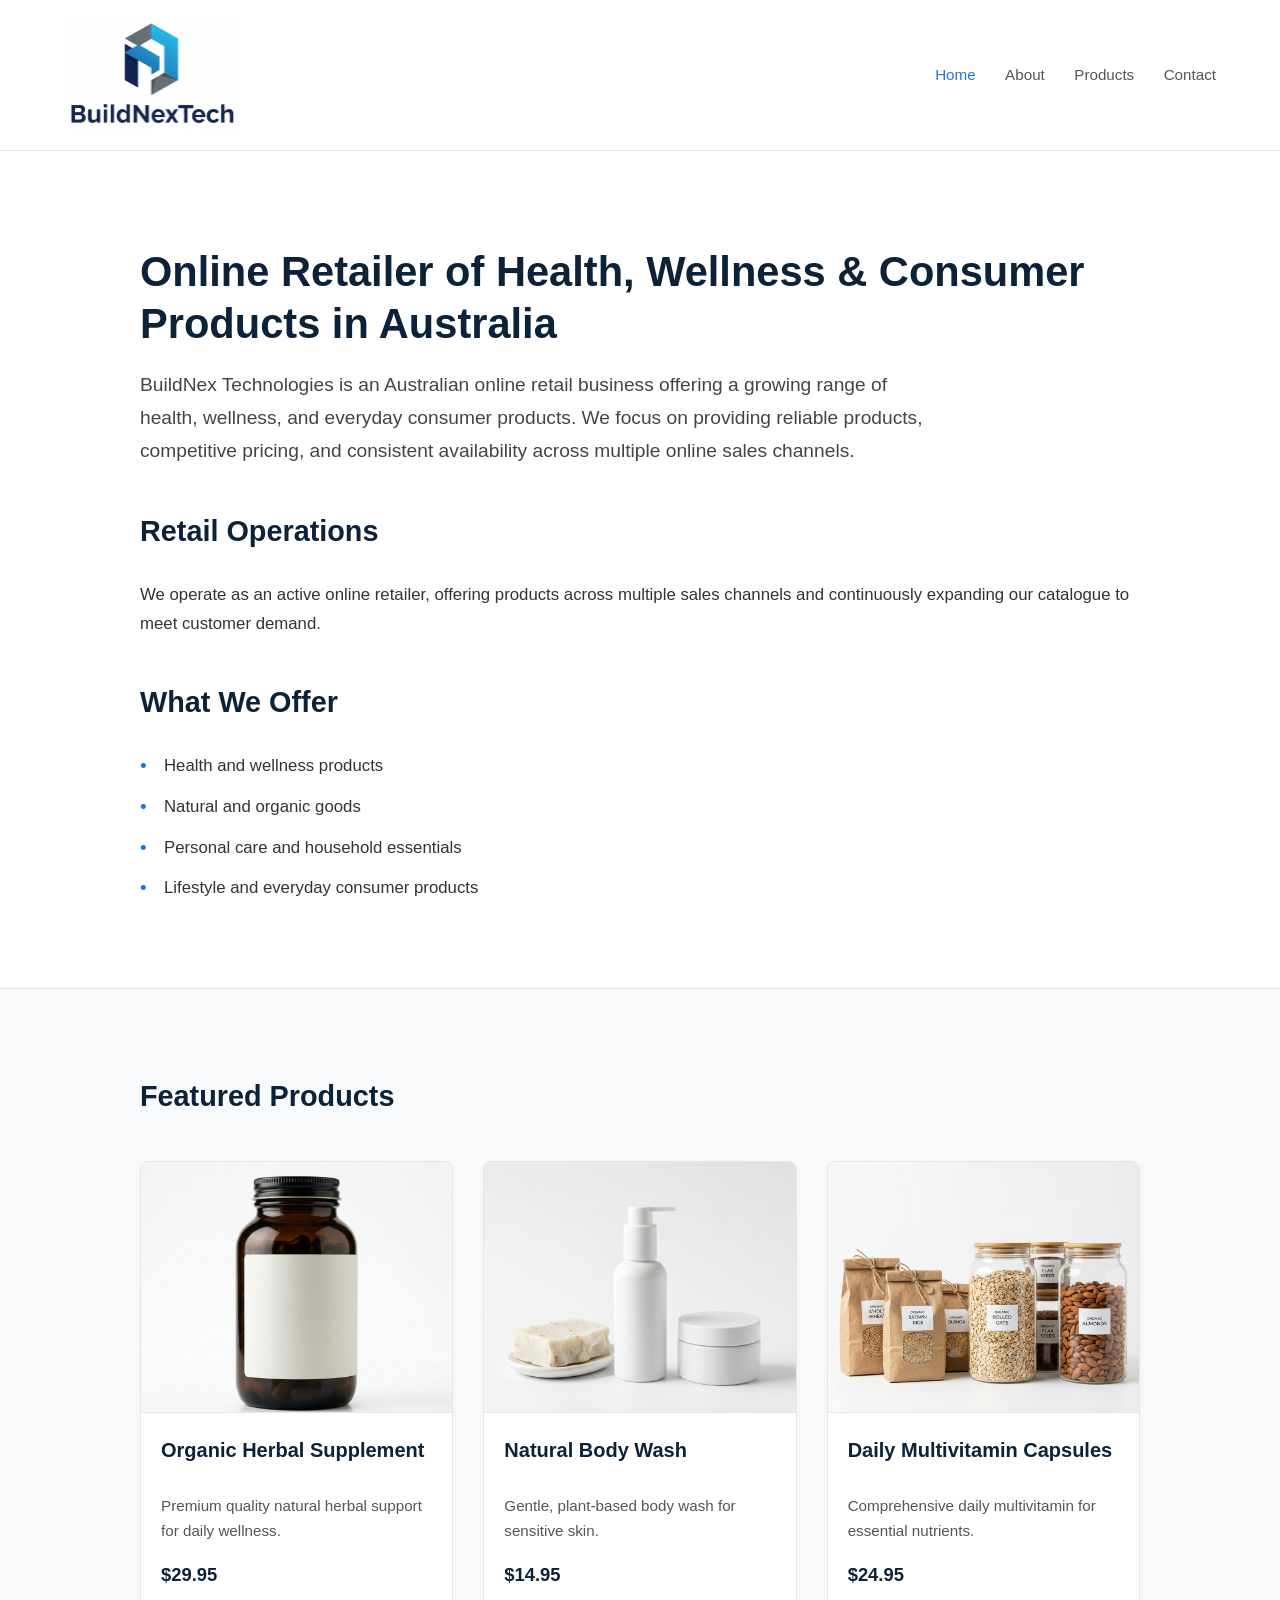
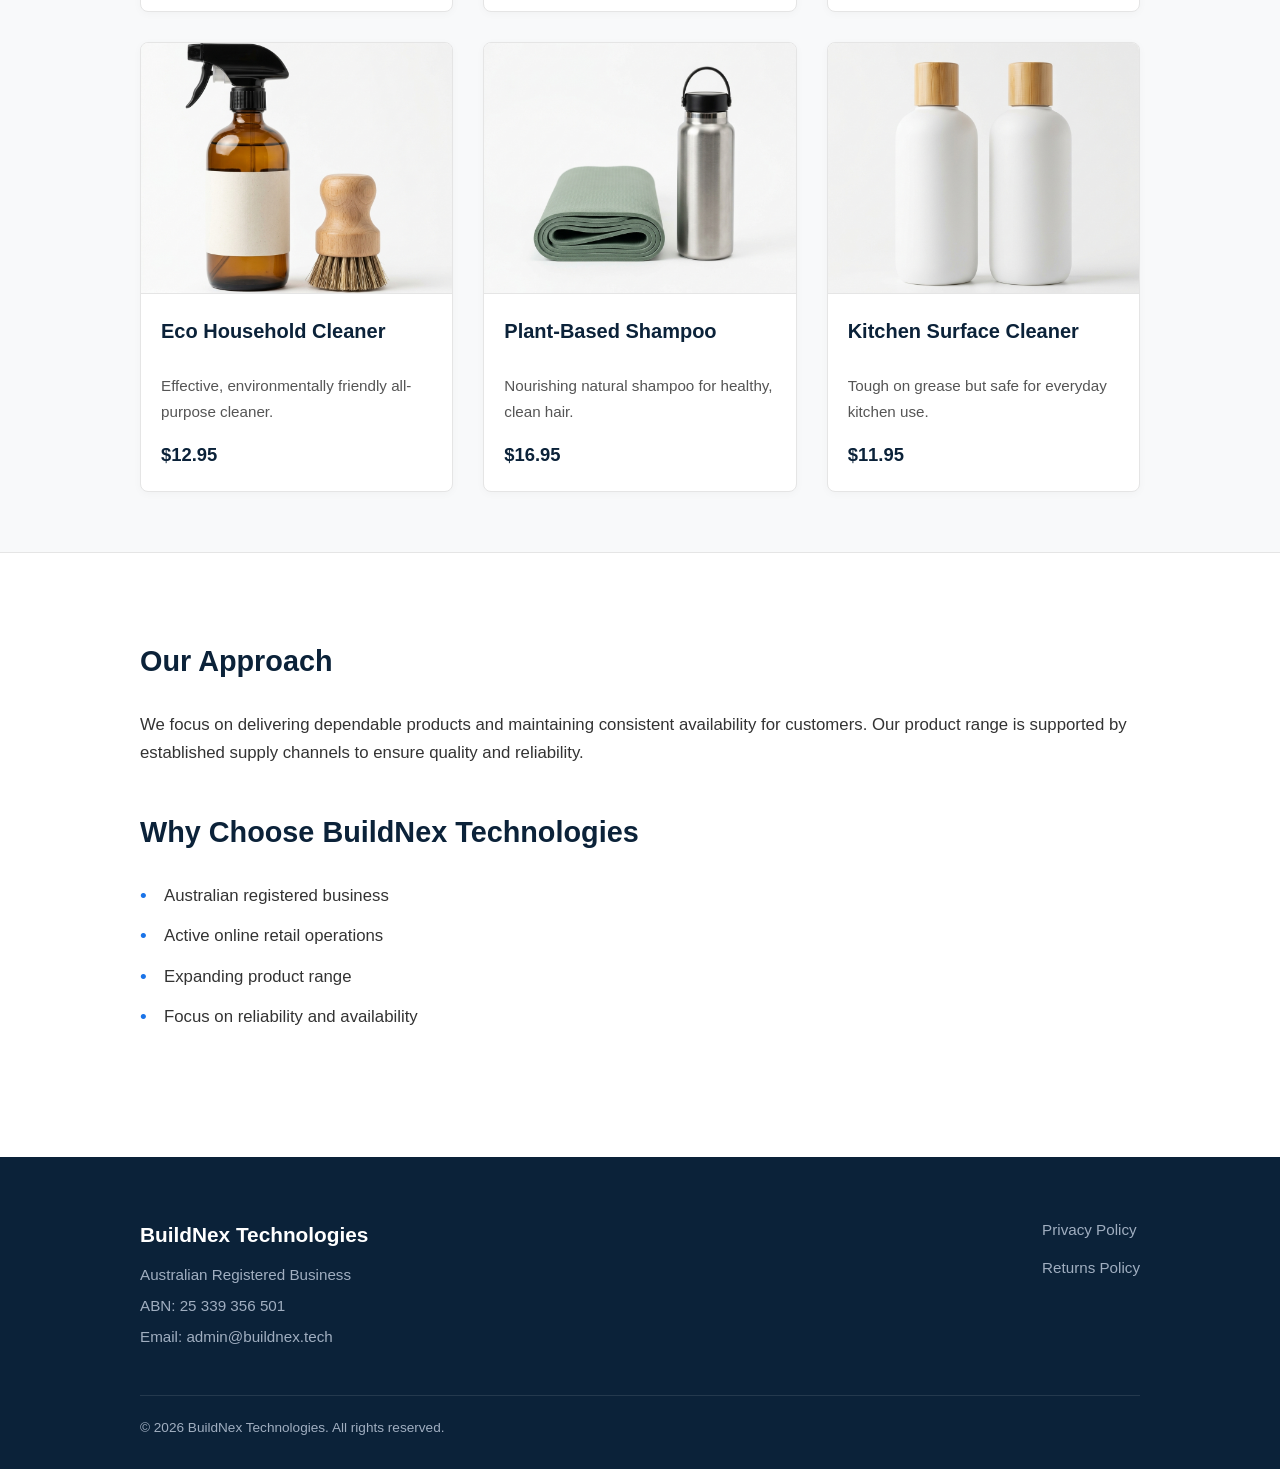
<file: index.html>
<!DOCTYPE html>
<html lang="en">

<head>
    <meta charset="UTF-8">
    <meta name="viewport" content="width=device-width, initial-scale=1.0">
    <meta name="description"
        content="BuildNex Technologies - Online Retailer of Health, Wellness & Consumer Products in Australia">
    <title>Home - BuildNex Technologies</title>
    <link rel="stylesheet" href="style.css?v=2">
    <link rel="icon" href="images/icon.png" type="image/png">
</head>

<body>
    <header>
        <a href="index.html" class="logo"><img src="images/BNT_LOGO_v2.png" alt="BuildNex Technologies"></a>
        <nav>
            <a href="index.html" class="active">Home</a>
            <a href="about.html">About</a>
            <a href="products.html">Products</a>
            <a href="contact.html">Contact</a>
        </nav>
    </header>

    <main>
        <section class="section">
            <div class="section-inner">
                <h1>Online Retailer of Health, Wellness & Consumer Products in Australia</h1>
                <p class="intro-text">
                    BuildNex Technologies is an Australian online retail business offering a growing range of health,
                    wellness, and everyday consumer products. We focus on providing reliable products, competitive
                    pricing, and consistent availability across multiple online sales channels.
                </p>

                <h2>Retail Operations</h2>
                <p>
                    We operate as an active online retailer, offering products across multiple sales channels and
                    continuously expanding our catalogue to meet customer demand.
                </p>

                <h2 style="margin-top: 40px;">What We Offer</h2>
                <ul class="bullet-list">
                    <li>Health and wellness products</li>
                    <li>Natural and organic goods</li>
                    <li>Personal care and household essentials</li>
                    <li>Lifestyle and everyday consumer products</li>
                </ul>
            </div>
        </section>

        <section class="section section-alt">
            <div class="section-inner">
                <h2>Featured Products</h2>
                <div class="product-grid">
                    <div class="product-card">
                        <img src="images/supplements.png" alt="Organic Herbal Supplement" class="product-image">
                        <div class="product-info">
                            <h3 class="product-title">Organic Herbal Supplement</h3>
                            <p class="product-desc">Premium quality natural herbal support for daily wellness.</p>
                            <span class="product-price">$29.95</span>
                        </div>
                    </div>
                    <div class="product-card">
                        <img src="images/personal_care.png" alt="Natural Body Wash" class="product-image">
                        <div class="product-info">
                            <h3 class="product-title">Natural Body Wash</h3>
                            <p class="product-desc">Gentle, plant-based body wash for sensitive skin.</p>
                            <span class="product-price">$14.95</span>
                        </div>
                    </div>
                    <div class="product-card">
                        <img src="images/organic_food.png" alt="Daily Multivitamin Capsules" class="product-image">
                        <div class="product-info">
                            <h3 class="product-title">Daily Multivitamin Capsules</h3>
                            <p class="product-desc">Comprehensive daily multivitamin for essential nutrients.</p>
                            <span class="product-price">$24.95</span>
                        </div>
                    </div>
                    <div class="product-card">
                        <img src="images/household.png" alt="Eco Household Cleaner" class="product-image">
                        <div class="product-info">
                            <h3 class="product-title">Eco Household Cleaner</h3>
                            <p class="product-desc">Effective, environmentally friendly all-purpose cleaner.</p>
                            <span class="product-price">$12.95</span>
                        </div>
                    </div>
                    <div class="product-card">
                        <img src="images/wellness.png" alt="Plant-Based Shampoo" class="product-image">
                        <div class="product-info">
                            <h3 class="product-title">Plant-Based Shampoo</h3>
                            <p class="product-desc">Nourishing natural shampoo for healthy, clean hair.</p>
                            <span class="product-price">$16.95</span>
                        </div>
                    </div>
                    <div class="product-card">
                        <img src="images/everyday.png" alt="Kitchen Surface Cleaner" class="product-image">
                        <div class="product-info">
                            <h3 class="product-title">Kitchen Surface Cleaner</h3>
                            <p class="product-desc">Tough on grease but safe for everyday kitchen use.</p>
                            <span class="product-price">$11.95</span>
                        </div>
                    </div>
                </div>
            </div>
        </section>

        <section class="section">
            <div class="section-inner">
                <h2>Our Approach</h2>
                <p>
                    We focus on delivering dependable products and maintaining consistent availability for customers.
                    Our product range is supported by established supply channels to ensure quality and reliability.
                </p>

                <h2 style="margin-top: 40px;">Why Choose BuildNex Technologies</h2>
                <ul class="bullet-list">
                    <li>Australian registered business</li>
                    <li>Active online retail operations</li>
                    <li>Expanding product range</li>
                    <li>Focus on reliability and availability</li>
                </ul>
            </div>
        </section>
    </main>

    <footer>
        <div class="footer-inner">
            <div class="footer-brand">
                <h3>BuildNex Technologies</h3>
                <p>Australian Registered Business</p>
                <p>ABN: 25 339 356 501</p>
                <p>Email: admin@buildnex.tech</p>
            </div>
            <div class="footer-links">
                <a href="privacy-policy.html">Privacy Policy</a>
                <a href="returns-policy.html">Returns Policy</a>
            </div>
        </div>
        <div class="footer-bottom">
            &copy; 2026 BuildNex Technologies. All rights reserved.
        </div>
    </footer>
</body>

</html>
</file>
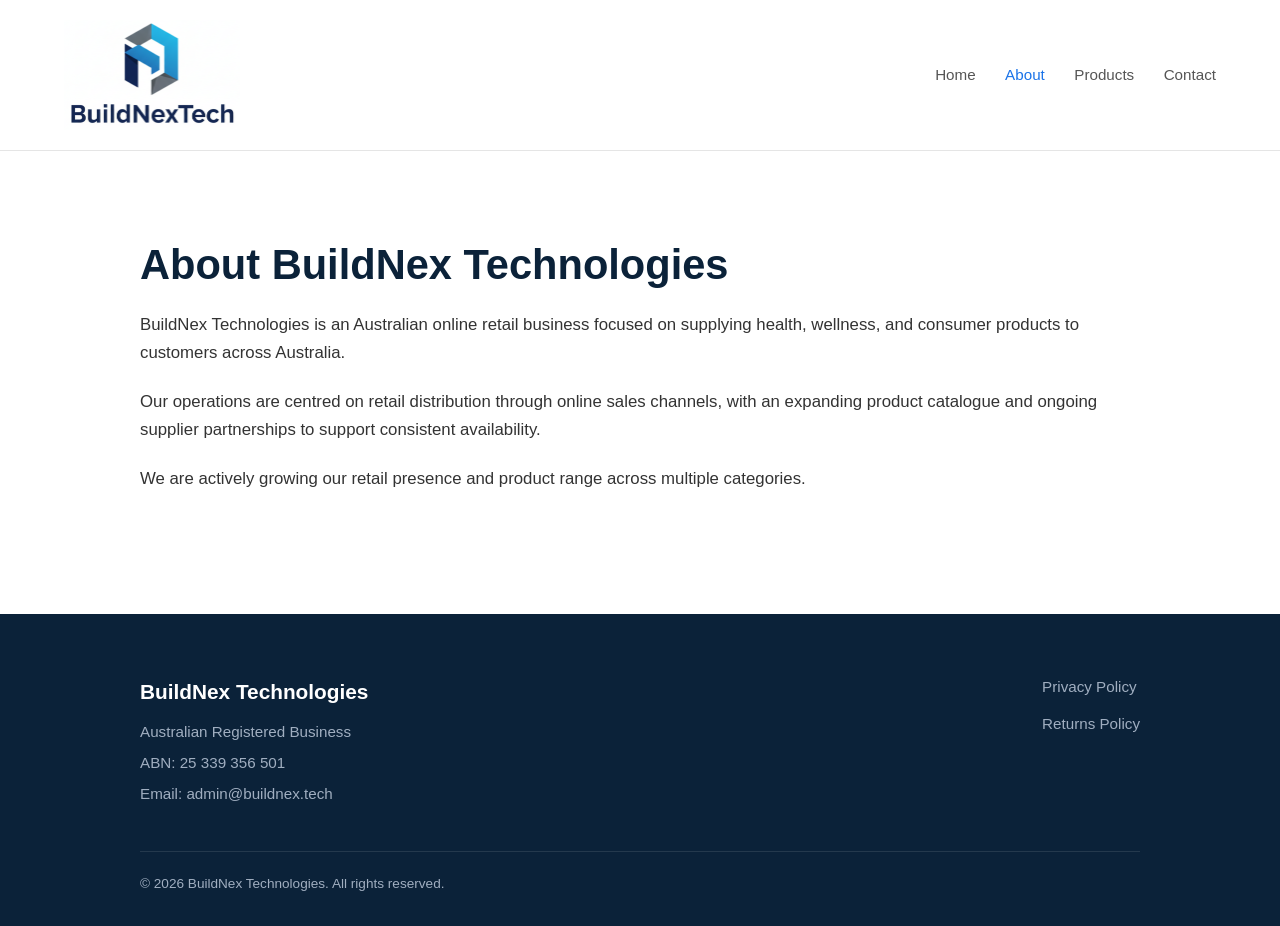
<file: about.html>
<!DOCTYPE html>
<html lang="en">
<head>
    <meta charset="UTF-8">
    <meta name="viewport" content="width=device-width, initial-scale=1.0">
    <meta name="description" content="About BuildNex Technologies - Minimalist Retail Business">
    <title>About - BuildNex Technologies</title>
    <link rel="stylesheet" href="style.css?v=2">
    <link rel="icon" href="images/icon.png" type="image/png">
</head>
<body>
    <header>
        <a href="index.html" class="logo"><img src="images/BNT_LOGO_v2.png" alt="BuildNex Technologies"></a>
        <nav>
            <a href="index.html">Home</a>
            <a href="about.html" class="active">About</a>
            <a href="products.html">Products</a>
            <a href="contact.html">Contact</a>
        </nav>
    </header>

    <main class="container">
        <h1>About BuildNex Technologies</h1>
        <p>
            BuildNex Technologies is an Australian online retail business focused on supplying health, wellness, and consumer products to customers across Australia.
        </p>
        <p>
            Our operations are centred on retail distribution through online sales channels, with an expanding product catalogue and ongoing supplier partnerships to support consistent availability.
        </p>
        <p>
            We are actively growing our retail presence and product range across multiple categories.
        </p>
    </main>

    <footer>
        <div class="footer-inner">
            <div class="footer-brand">
                <h3>BuildNex Technologies</h3>
                <p>Australian Registered Business</p>
                <p>ABN: 25 339 356 501</p>
                <p>Email: admin@buildnex.tech</p>
            </div>
            <div class="footer-links">
                <a href="privacy-policy.html">Privacy Policy</a>
                <a href="returns-policy.html">Returns Policy</a>
            </div>
        </div>
        <div class="footer-bottom">
            &copy; 2026 BuildNex Technologies. All rights reserved.
        </div>
    </footer>
</body>
</html>
</file>
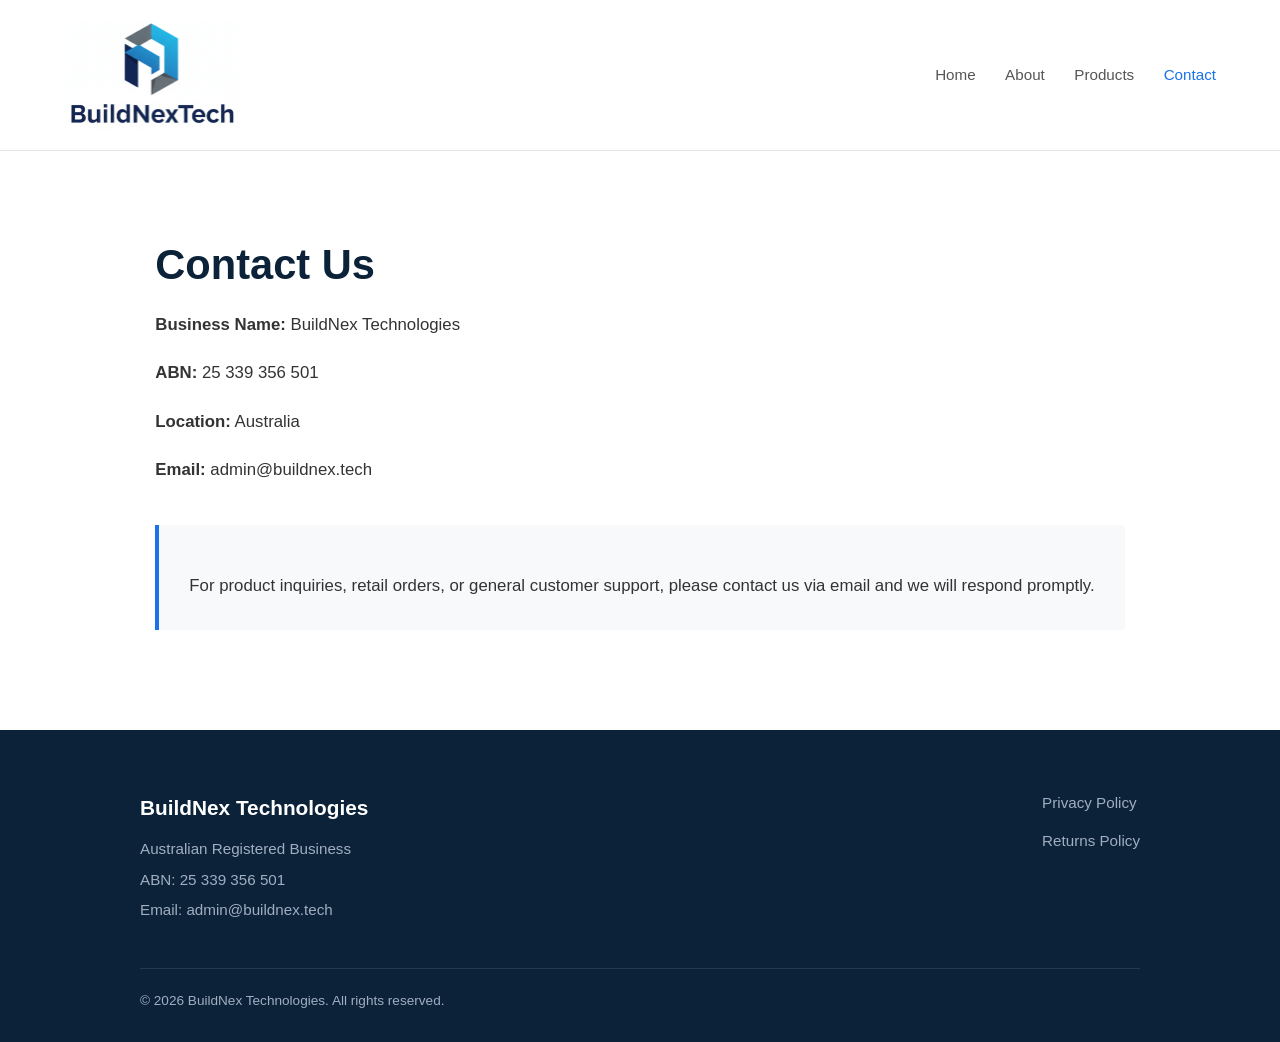
<file: contact.html>
<!DOCTYPE html>
<html lang="en">

<head>
    <meta charset="UTF-8">
    <meta name="viewport" content="width=device-width, initial-scale=1.0">
    <meta name="description" content="Contact BuildNex Technologies">
    <title>Contact Us - BuildNex Technologies</title>
    <link rel="stylesheet" href="style.css?v=2">
    <link rel="icon" href="images/icon.png" type="image/png">
</head>

<body>
    <header>
        <a href="index.html" class="logo"><img src="images/BNT_LOGO_v2.png" alt="BuildNex Technologies"></a>
        <nav>
            <a href="index.html">Home</a>
            <a href="about.html">About</a>
            <a href="products.html">Products</a>
            <a href="contact.html" class="active">Contact</a>
        </nav>
    </header>

    <main class="container">
        <h1>Contact Us</h1>

        <p><strong>Business Name:</strong> BuildNex Technologies</p>
        <p><strong>ABN:</strong> 25 339 356 501</p>
        <p><strong>Location:</strong> Australia</p>
        <p><strong>Email:</strong> admin@buildnex.tech</p>

        <div class="contact-box">
            <p style="margin-bottom: 0;">
                For product inquiries, retail orders, or general customer support, please contact us via email and we
                will respond promptly.
            </p>
        </div>
    </main>

    <footer>
        <div class="footer-inner">
            <div class="footer-brand">
                <h3>BuildNex Technologies</h3>
                <p>Australian Registered Business</p>
                <p>ABN: 25 339 356 501</p>
                <p>Email: admin@buildnex.tech</p>
            </div>
            <div class="footer-links">
                <a href="privacy-policy.html">Privacy Policy</a>
                <a href="returns-policy.html">Returns Policy</a>
            </div>
        </div>
        <div class="footer-bottom">
            &copy; 2026 BuildNex Technologies. All rights reserved.
        </div>
    </footer>
</body>

</html>
</file>
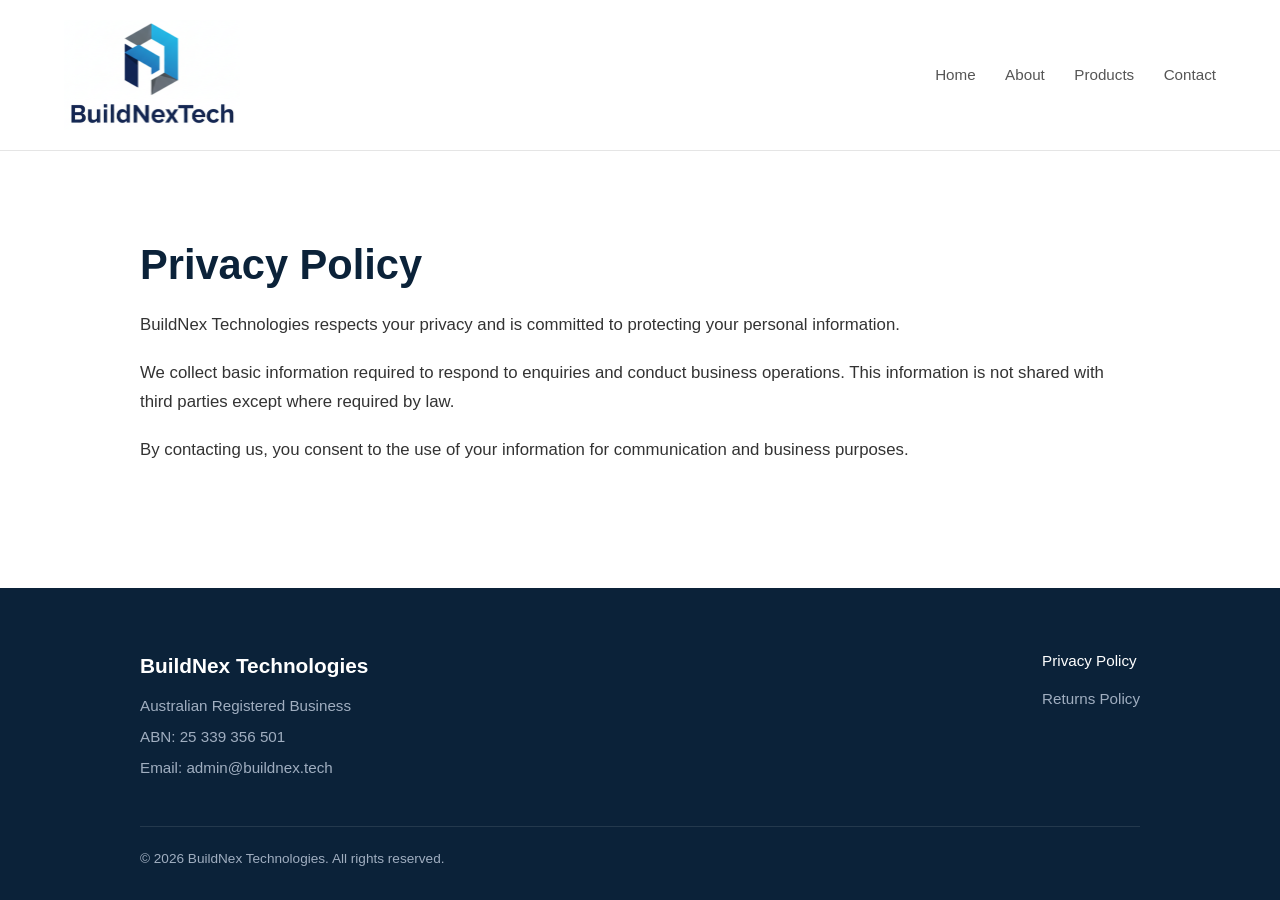
<file: privacy-policy.html>
<!DOCTYPE html>
<html lang="en">

<head>
    <meta charset="UTF-8">
    <meta name="viewport" content="width=device-width, initial-scale=1.0">
    <meta name="description" content="Privacy Policy - BuildNex Technologies">
    <title>Privacy Policy - BuildNex Technologies</title>
    <link rel="stylesheet" href="style.css?v=2">
    <link rel="icon" href="images/icon.png" type="image/png">
</head>

<body>
    <header>
        <a href="index.html" class="logo"><img src="images/BNT_LOGO_v2.png" alt="BuildNex Technologies"></a>
        <nav>
            <a href="index.html">Home</a>
            <a href="about.html">About</a>
            <a href="products.html">Products</a>
            <a href="contact.html">Contact</a>
        </nav>
    </header>

    <main class="container">
        <h1>Privacy Policy</h1>
        <p>
            BuildNex Technologies respects your privacy and is committed to protecting your personal information.
        </p>
        <p>
            We collect basic information required to respond to enquiries and conduct business operations. This
            information is not shared with third parties except where required by law.
        </p>
        <p>
            By contacting us, you consent to the use of your information for communication and business purposes.
        </p>
    </main>

    <footer>
        <div class="footer-inner">
            <div class="footer-brand">
                <h3>BuildNex Technologies</h3>
                <p>Australian Registered Business</p>
                <p>ABN: 25 339 356 501</p>
                <p>Email: admin@buildnex.tech</p>
            </div>
            <div class="footer-links">
                <a href="privacy-policy.html" style="color: #fff;">Privacy Policy</a>
                <a href="returns-policy.html">Returns Policy</a>
            </div>
        </div>
        <div class="footer-bottom">
            &copy; 2026 BuildNex Technologies. All rights reserved.
        </div>
    </footer>
</body>

</html>
</file>
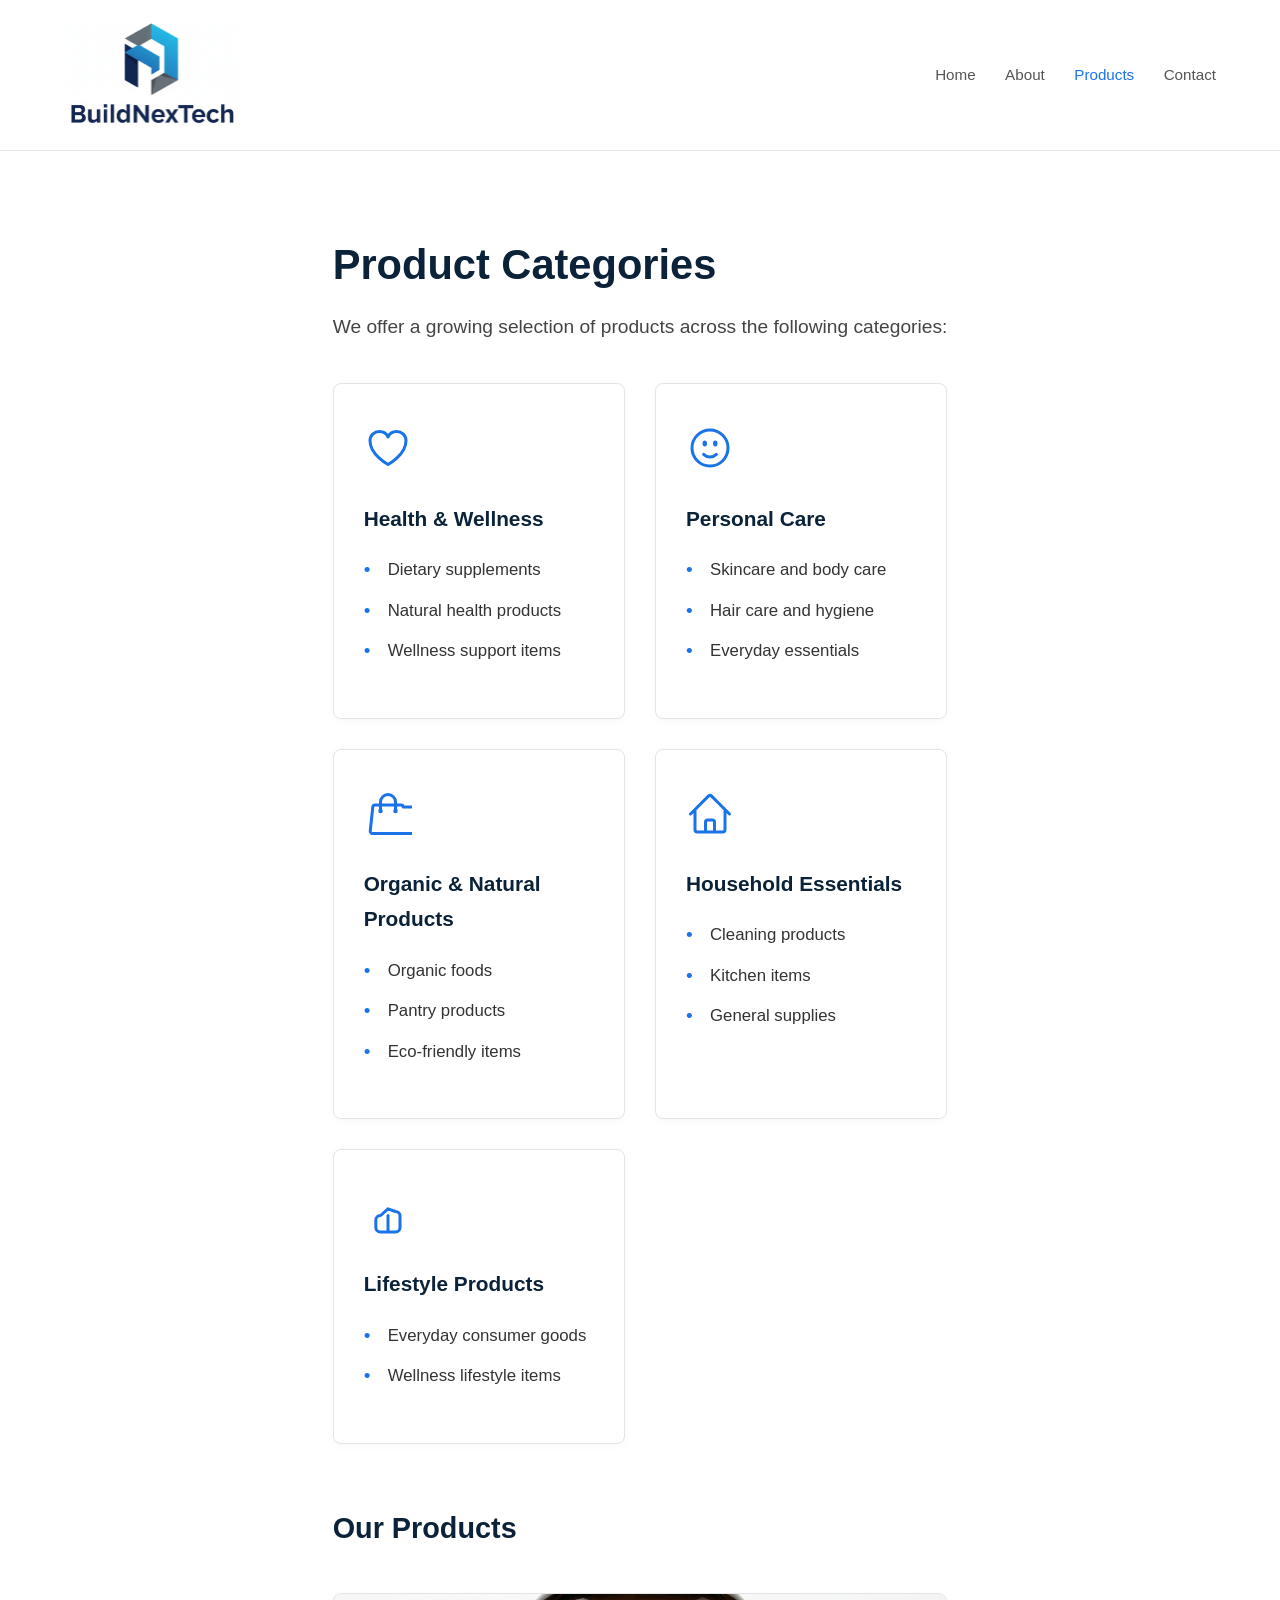
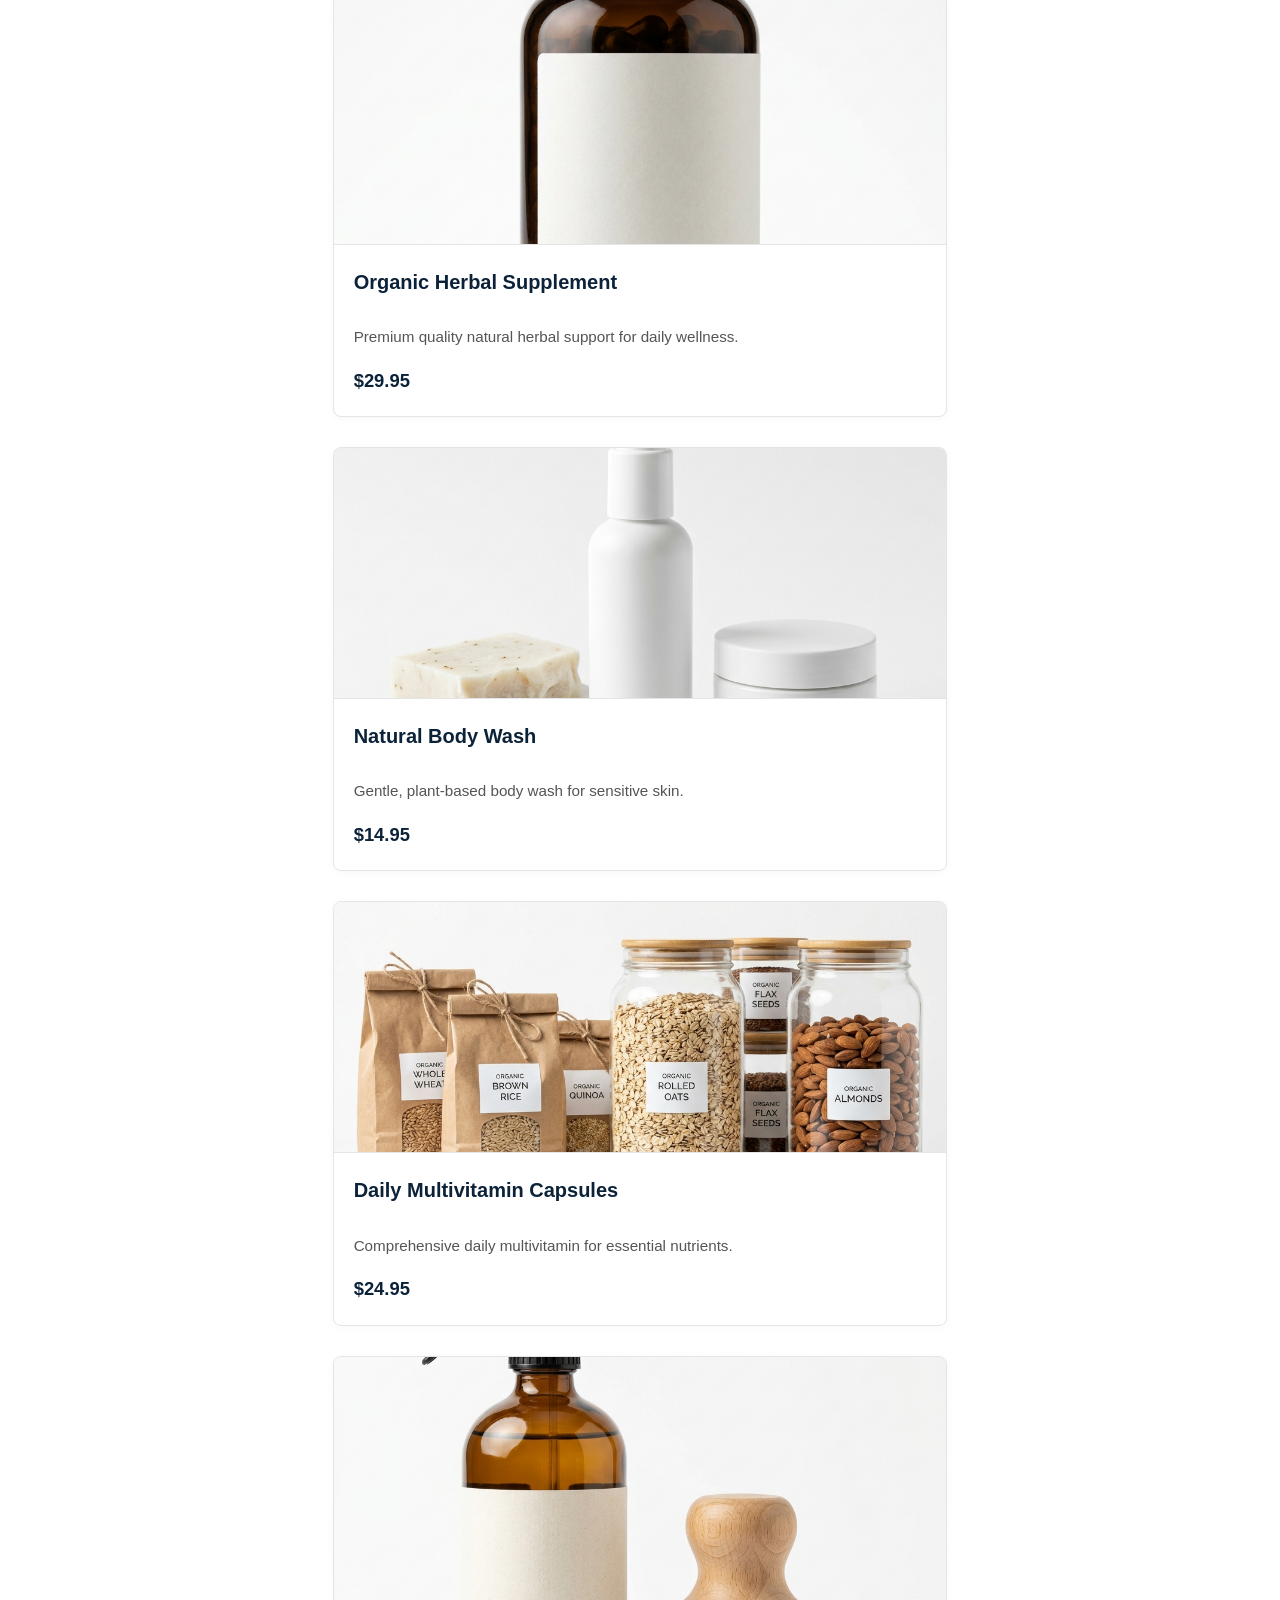
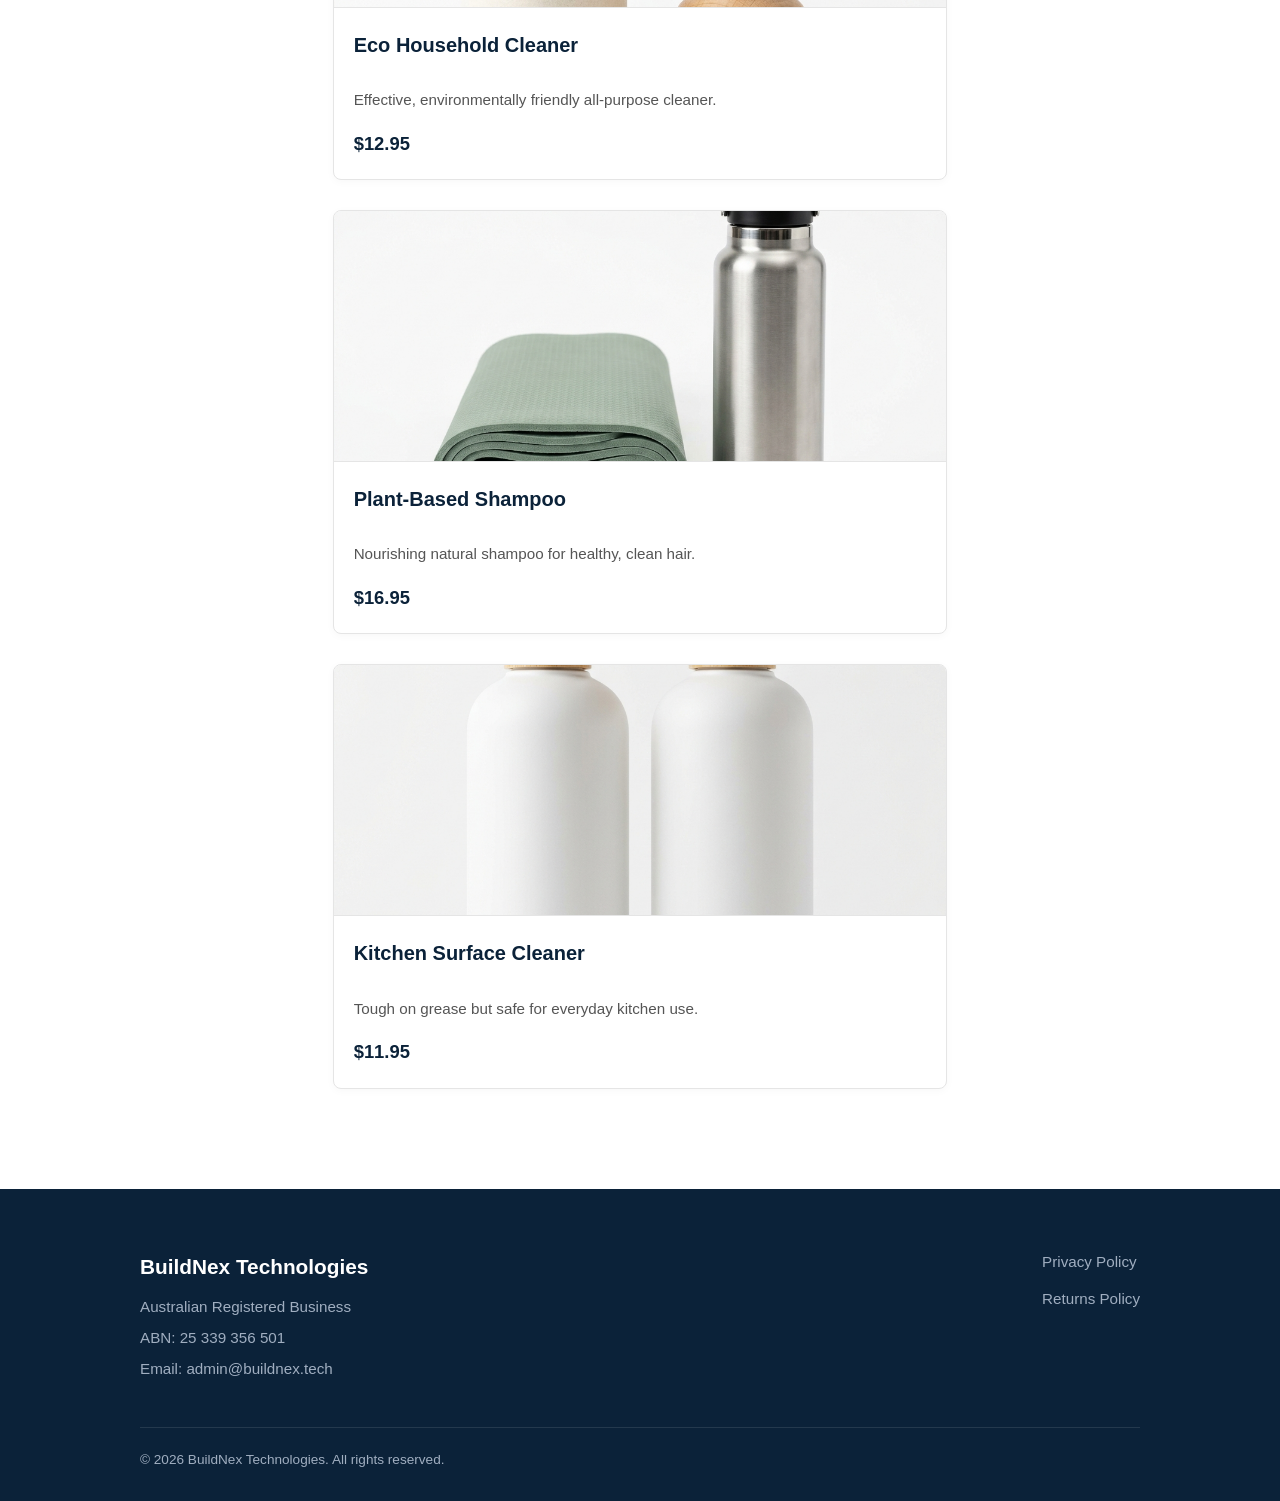
<file: products.html>
<!DOCTYPE html>
<html lang="en">

<head>
    <meta charset="UTF-8">
    <meta name="viewport" content="width=device-width, initial-scale=1.0">
    <meta name="description" content="Product Categories - BuildNex Technologies">
    <title>Products - BuildNex Technologies</title>
    <link rel="stylesheet" href="style.css?v=2">
    <link rel="icon" href="images/icon.png" type="image/png">
</head>

<body>
    <header>
        <a href="index.html" class="logo"><img src="images/BNT_LOGO_v2.png" alt="BuildNex Technologies"></a>
        <nav>
            <a href="index.html">Home</a>
            <a href="about.html">About</a>
            <a href="products.html" class="active">Products</a>
            <a href="contact.html">Contact</a>
        </nav>
    </header>

    <main class="container">
        <h1>Product Categories</h1>
        <p class="intro-text">
            We offer a growing selection of products across the following categories:
        </p>

        <div class="category-grid">
            <div class="category-card">
                <svg class="category-icon" fill="none" stroke="currentColor" stroke-width="1.5" viewBox="0 0 24 24">
                    <path stroke-linecap="round" stroke-linejoin="round"
                        d="M21 8.25c0-2.485-2.099-4.5-4.688-4.5-1.935 0-3.597 1.126-4.312 2.733-.715-1.607-2.377-2.733-4.313-2.733C5.1 3.75 3 5.765 3 8.25c0 7.22 9 12 9 12s9-4.78 9-12z" />
                </svg>
                <h3>Health & Wellness</h3>
                <ul class="bullet-list">
                    <li>Dietary supplements</li>
                    <li>Natural health products</li>
                    <li>Wellness support items</li>
                </ul>
            </div>

            <div class="category-card">
                <svg class="category-icon" fill="none" stroke="currentColor" stroke-width="1.5" viewBox="0 0 24 24">
                    <path stroke-linecap="round" stroke-linejoin="round"
                        d="M15.182 15.182a4.5 4.5 0 01-6.364 0M21 12a9 9 0 11-18 0 9 9 0 0118 0zM9.75 9.75c0 .414-.168.75-.375.75S9 10.164 9 9.75 9.168 9 9.375 9s.375.336.375.75zm-.375 0h.008v.015h-.008V9.75zm5.625 0c0 .414-.168.75-.375.75s-.375-.336-.375-.75.168-.75.375-.75.375.336.375.75zm-.375 0h.008v.015h-.008V9.75z" />
                </svg>
                <h3>Personal Care</h3>
                <ul class="bullet-list">
                    <li>Skincare and body care</li>
                    <li>Hair care and hygiene</li>
                    <li>Everyday essentials</li>
                </ul>
            </div>

            <div class="category-card">
                <svg class="category-icon" fill="none" stroke="currentColor" stroke-width="1.5" viewBox="0 0 24 24">
                    <path stroke-linecap="round" stroke-linejoin="round"
                        d="M8.25 10.5V6a3.75 3.75 0 117.5 0v4.5m11.356-1.993l1.263 12c.07.665-.45 1.243-1.119 1.243H4.25a1.125 1.125 0 01-1.12-1.243l1.264-12A1.125 1.125 0 015.513 7.5h12.974c.576 0 1.059.435 1.119 1.007zM8.625 10.5a.375.375 0 11-.75 0 .375.375 0 01.75 0zm7.5 0a.375.375 0 11-.75 0 .375.375 0 01.75 0z" />
                </svg>
                <h3>Organic & Natural Products</h3>
                <ul class="bullet-list">
                    <li>Organic foods</li>
                    <li>Pantry products</li>
                    <li>Eco-friendly items</li>
                </ul>
            </div>

            <div class="category-card">
                <svg class="category-icon" fill="none" stroke="currentColor" stroke-width="1.5" viewBox="0 0 24 24">
                    <path stroke-linecap="round" stroke-linejoin="round"
                        d="M2.25 12l8.954-8.955c.44-.439 1.152-.439 1.591 0L21.75 12M4.5 9.75v10.125c0 .621.504 1.125 1.125 1.125H9.75v-4.875c0-.621.504-1.125 1.125-1.125h2.25c.621 0 1.125.504 1.125 1.125V21h4.125c.621 0 1.125-.504 1.125-1.125V9.75M8.25 21h8.25" />
                </svg>
                <h3>Household Essentials</h3>
                <ul class="bullet-list">
                    <li>Cleaning products</li>
                    <li>Kitchen items</li>
                    <li>General supplies</li>
                </ul>
            </div>

            <div class="category-card">
                <svg class="category-icon" fill="none" stroke="currentColor" stroke-width="1.5" viewBox="0 0 24 24">
                    <path stroke-linecap="round" stroke-linejoin="round"
                        d="M12 21v-8.25M15.75 21h-7.586a2.25 2.25 0 01-2.25-2.25V15a2.25 2.25 0 012.25-2.25h.14L12 9.42l3.696 1.33A2.25 2.25 0 0118 12.85V18.75A2.25 2.25 0 0115.75 21z" />
                </svg>
                <h3>Lifestyle Products</h3>
                <ul class="bullet-list">
                    <li>Everyday consumer goods</li>
                    <li>Wellness lifestyle items</li>
                </ul>
            </div>
        </div>

        <h2 style="margin-top: 60px;">Our Products</h2>
        <div class="product-grid">
            <div class="product-card">
                <img src="images/supplements.png" alt="Organic Herbal Supplement" class="product-image">
                <div class="product-info">
                    <h3 class="product-title">Organic Herbal Supplement</h3>
                    <p class="product-desc">Premium quality natural herbal support for daily wellness.</p>
                    <span class="product-price">$29.95</span>
                </div>
            </div>
            <div class="product-card">
                <img src="images/personal_care.png" alt="Natural Body Wash" class="product-image">
                <div class="product-info">
                    <h3 class="product-title">Natural Body Wash</h3>
                    <p class="product-desc">Gentle, plant-based body wash for sensitive skin.</p>
                    <span class="product-price">$14.95</span>
                </div>
            </div>
            <div class="product-card">
                <img src="images/organic_food.png" alt="Daily Multivitamin Capsules" class="product-image">
                <div class="product-info">
                    <h3 class="product-title">Daily Multivitamin Capsules</h3>
                    <p class="product-desc">Comprehensive daily multivitamin for essential nutrients.</p>
                    <span class="product-price">$24.95</span>
                </div>
            </div>
            <div class="product-card">
                <img src="images/household.png" alt="Eco Household Cleaner" class="product-image">
                <div class="product-info">
                    <h3 class="product-title">Eco Household Cleaner</h3>
                    <p class="product-desc">Effective, environmentally friendly all-purpose cleaner.</p>
                    <span class="product-price">$12.95</span>
                </div>
            </div>
            <div class="product-card">
                <img src="images/wellness.png" alt="Plant-Based Shampoo" class="product-image">
                <div class="product-info">
                    <h3 class="product-title">Plant-Based Shampoo</h3>
                    <p class="product-desc">Nourishing natural shampoo for healthy, clean hair.</p>
                    <span class="product-price">$16.95</span>
                </div>
            </div>
            <div class="product-card">
                <img src="images/everyday.png" alt="Kitchen Surface Cleaner" class="product-image">
                <div class="product-info">
                    <h3 class="product-title">Kitchen Surface Cleaner</h3>
                    <p class="product-desc">Tough on grease but safe for everyday kitchen use.</p>
                    <span class="product-price">$11.95</span>
                </div>
            </div>
        </div>

    </main>

    <footer>
        <div class="footer-inner">
            <div class="footer-brand">
                <h3>BuildNex Technologies</h3>
                <p>Australian Registered Business</p>
                <p>ABN: 25 339 356 501</p>
                <p>Email: admin@buildnex.tech</p>
            </div>
            <div class="footer-links">
                <a href="privacy-policy.html">Privacy Policy</a>
                <a href="returns-policy.html">Returns Policy</a>
            </div>
        </div>
        <div class="footer-bottom">
            &copy; 2026 BuildNex Technologies. All rights reserved.
        </div>
    </footer>
</body>

</html>
</file>
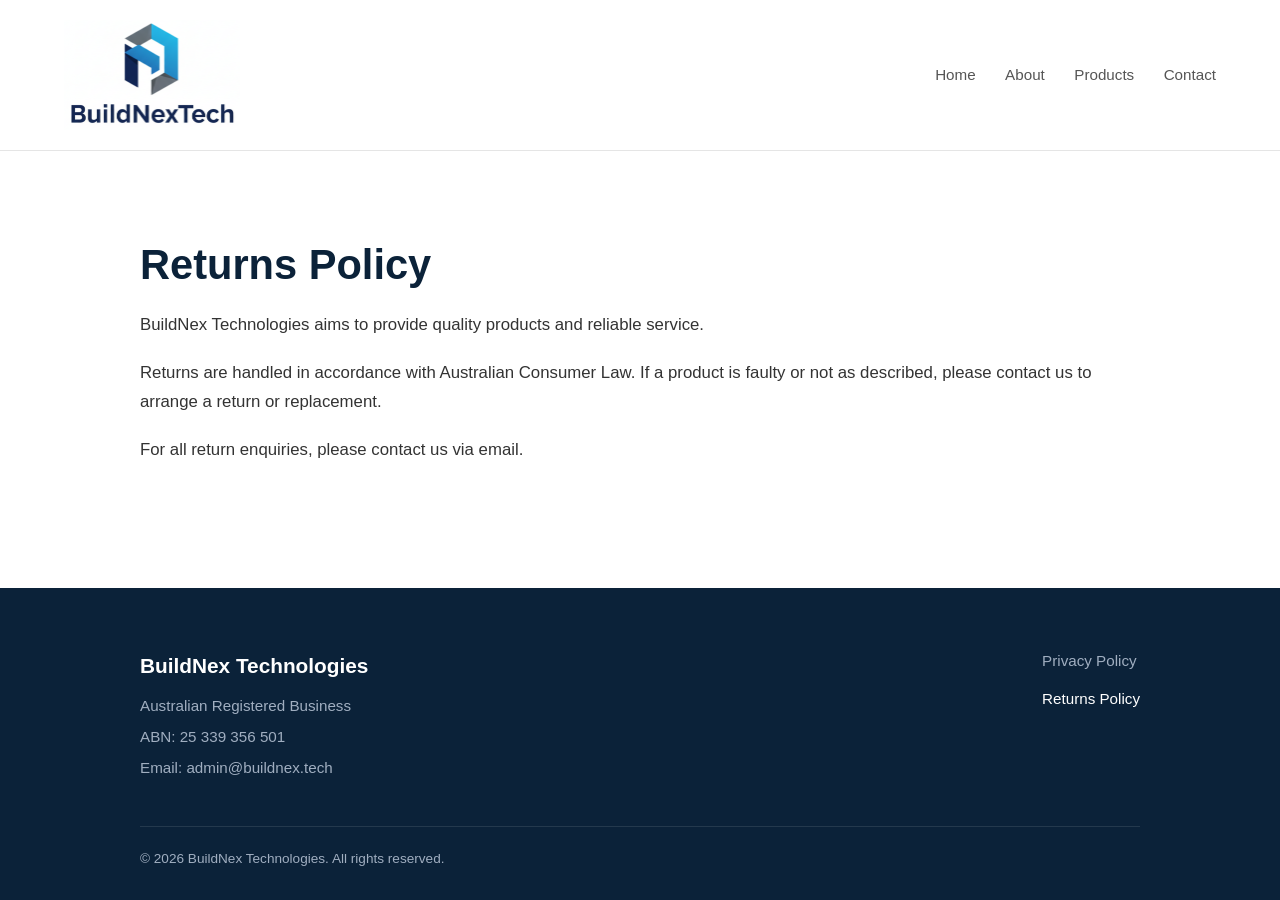
<file: returns-policy.html>
<!DOCTYPE html>
<html lang="en">

<head>
    <meta charset="UTF-8">
    <meta name="viewport" content="width=device-width, initial-scale=1.0">
    <meta name="description" content="Returns Policy - BuildNex Technologies">
    <title>Returns Policy - BuildNex Technologies</title>
    <link rel="stylesheet" href="style.css?v=2">
    <link rel="icon" href="images/icon.png" type="image/png">
</head>

<body>
    <header>
        <a href="index.html" class="logo"><img src="images/BNT_LOGO_v2.png" alt="BuildNex Technologies"></a>
        <nav>
            <a href="index.html">Home</a>
            <a href="about.html">About</a>
            <a href="products.html">Products</a>
            <a href="contact.html">Contact</a>
        </nav>
    </header>

    <main class="container">
        <h1>Returns Policy</h1>
        <p>
            BuildNex Technologies aims to provide quality products and reliable service.
        </p>
        <p>
            Returns are handled in accordance with Australian Consumer Law. If a product is faulty or not as described,
            please contact us to arrange a return or replacement.
        </p>
        <p>
            For all return enquiries, please contact us via email.
        </p>
    </main>

    <footer>
        <div class="footer-inner">
            <div class="footer-brand">
                <h3>BuildNex Technologies</h3>
                <p>Australian Registered Business</p>
                <p>ABN: 25 339 356 501</p>
                <p>Email: admin@buildnex.tech</p>
            </div>
            <div class="footer-links">
                <a href="privacy-policy.html">Privacy Policy</a>
                <a href="returns-policy.html" style="color: #fff;">Returns Policy</a>
            </div>
        </div>
        <div class="footer-bottom">
            &copy; 2026 BuildNex Technologies. All rights reserved.
        </div>
    </footer>
</body>

</html>
</file>
<file: style.css>
:root {
    --primary-color: #0b2239;
    --accent-color: #1a73e8;
    --text-color: #333333;
    --bg-color: #ffffff;
    --section-bg: #f8f9fa;
    --border-color: #e5e5e5;
    --font-family: 'Inter', -apple-system, BlinkMacSystemFont, 'Segoe UI', Roboto, Helvetica, Arial, sans-serif;
}

body {
    background-color: var(--bg-color);
    color: var(--text-color);
    font-family: var(--font-family);
    margin: 0;
    padding: 0;
    line-height: 1.7;
    display: flex;
    flex-direction: column;
    min-height: 100vh;
}

/* Header */
header {
    border-bottom: 1px solid var(--border-color);
    padding: 20px 5%;
    display: flex;
    justify-content: space-between;
    align-items: center;
    background-color: #fff;
    position: sticky;
    top: 0;
    z-index: 100;
}

.logo {
    display: flex;
    align-items: center;
    font-size: 1.4rem;
    font-weight: 700;
    color: var(--primary-color);
    text-decoration: none;
    letter-spacing: -0.5px;
}

nav a {
    margin-left: 25px;
    color: #555;
    text-decoration: none;
    font-weight: 500;
    font-size: 0.95rem;
    transition: color 0.2s ease;
}

nav a:hover,
nav a.active {
    color: var(--accent-color);
}

/* Main Content */
main {
    flex: 1;
}

.container {
    max-width: 1000px;
    margin: 0 auto;
    padding: 60px 20px;
}

.section {
    padding: 60px 20px;
}

.section-alt {
    background-color: var(--section-bg);
    border-top: 1px solid var(--border-color);
    border-bottom: 1px solid var(--border-color);
}

.section-inner {
    max-width: 1000px;
    margin: 0 auto;
}

/* Headings */
h1 {
    font-size: 2.6rem;
    color: var(--primary-color);
    margin-bottom: 20px;
    line-height: 1.25;
    font-weight: 700;
}

h2 {
    font-size: 1.8rem;
    color: var(--primary-color);
    margin-bottom: 25px;
    font-weight: 600;
}

p {
    margin-bottom: 20px;
    font-size: 1.05rem;
}

.intro-text {
    font-size: 1.2rem;
    color: #444;
    margin-bottom: 40px;
    max-width: 800px;
}

/* Lists */
ul.bullet-list {
    list-style: none;
    padding: 0;
    margin-bottom: 25px;
}

ul.bullet-list li {
    position: relative;
    padding-left: 24px;
    margin-bottom: 12px;
    font-size: 1.05rem;
}

ul.bullet-list li::before {
    content: "•";
    color: var(--accent-color);
    position: absolute;
    left: 0;
    font-size: 1.2rem;
    line-height: 1.5;
}

/* Image Grid */
.image-grid {
    display: grid;
    grid-template-columns: repeat(auto-fill, minmax(300px, 1fr));
    gap: 20px;
    margin-top: 40px;
}

.image-grid img {
    width: 100%;
    height: 250px;
    object-fit: cover;
    border-radius: 6px;
    border: 1px solid var(--border-color);
    box-shadow: 0 4px 6px rgba(0, 0, 0, 0.02);
}

/* Product Cards */
.product-grid {
    display: grid;
    grid-template-columns: repeat(auto-fill, minmax(300px, 1fr));
    gap: 30px;
    margin-top: 40px;
}

.product-card {
    background: #fff;
    border: 1px solid var(--border-color);
    border-radius: 8px;
    overflow: hidden;
    box-shadow: 0 2px 8px rgba(0, 0, 0, 0.03);
    transition: transform 0.2s ease, box-shadow 0.2s ease;
    display: flex;
    flex-direction: column;
}

.product-card:hover {
    transform: translateY(-2px);
    box-shadow: 0 4px 12px rgba(0, 0, 0, 0.05);
}

.product-image {
    width: 100%;
    height: 250px;
    object-fit: cover;
    border-bottom: 1px solid var(--border-color);
}

.product-info {
    padding: 20px;
    display: flex;
    flex-direction: column;
    flex-grow: 1;
}

.product-title {
    margin: 0 0 10px 0;
    font-size: 1.25rem;
    color: var(--primary-color);
}

.product-desc {
    font-size: 0.95rem;
    color: #555;
    margin-bottom: 15px;
    flex-grow: 1;
}

.product-price {
    font-size: 1.15rem;
    font-weight: 600;
    color: var(--primary-color);
}

/* Category Cards */
.category-grid {
    display: grid;
    grid-template-columns: repeat(auto-fit, minmax(280px, 1fr));
    gap: 30px;
    margin-top: 40px;
}

.category-card {
    background: #fff;
    border: 1px solid var(--border-color);
    border-radius: 8px;
    padding: 40px 30px;
    box-shadow: 0 2px 8px rgba(0, 0, 0, 0.03);
    transition: transform 0.2s ease, box-shadow 0.2s ease;
}

.category-card:hover {
    transform: translateY(-2px);
    box-shadow: 0 4px 12px rgba(0, 0, 0, 0.05);
}

.category-icon {
    width: 48px;
    height: 48px;
    margin-bottom: 20px;
    color: var(--accent-color);
}

.category-card h3 {
    margin-top: 0;
    font-size: 1.3rem;
    color: var(--primary-color);
    margin-bottom: 20px;
}

.category-card ul.bullet-list {
    margin-bottom: 0;
}

/* Contact box */
.contact-box {
    background-color: var(--section-bg);
    border-left: 4px solid var(--accent-color);
    padding: 30px;
    margin-top: 40px;
    border-radius: 0 4px 4px 0;
}

/* Footer */
footer {
    background-color: var(--primary-color);
    color: #ffffff;
    padding: 60px 5% 30px;
    margin-top: 40px;
}

.footer-inner {
    max-width: 1000px;
    margin: 0 auto;
    display: flex;
    justify-content: space-between;
    align-items: flex-start;
    flex-wrap: wrap;
    gap: 40px;
}

.footer-brand h3 {
    margin: 0 0 10px 0;
    font-size: 1.3rem;
    color: #fff;
}

.footer-brand p {
    margin: 0 0 5px 0;
    color: #a0aec0;
    font-size: 0.95rem;
}

.footer-links {
    display: flex;
    flex-direction: column;
    gap: 12px;
}

.footer-links a {
    color: #a0aec0;
    text-decoration: none;
    font-size: 0.95rem;
    transition: color 0.2s;
}

.footer-links a:hover {
    color: #fff;
}

.footer-bottom {
    max-width: 1000px;
    margin: 40px auto 0;
    padding-top: 20px;
    border-top: 1px solid rgba(255, 255, 255, 0.1);
    text-align: left;
    font-size: 0.85rem;
    color: #a0aec0;
}

@media (max-width: 768px) {
    header {
        flex-direction: column;
        padding: 20px;
    }

    nav {
        margin-top: 20px;
        display: flex;
        flex-wrap: wrap;
        justify-content: center;
        gap: 15px;
    }

    nav a {
        margin: 0;
    }

    h1 {
        font-size: 2.2rem;
    }

    .footer-inner {
        flex-direction: column;
        align-items: flex-start;
    }
}

.logo img {
    height: 110px;
    width: auto;
    display: block;
}
</file>
